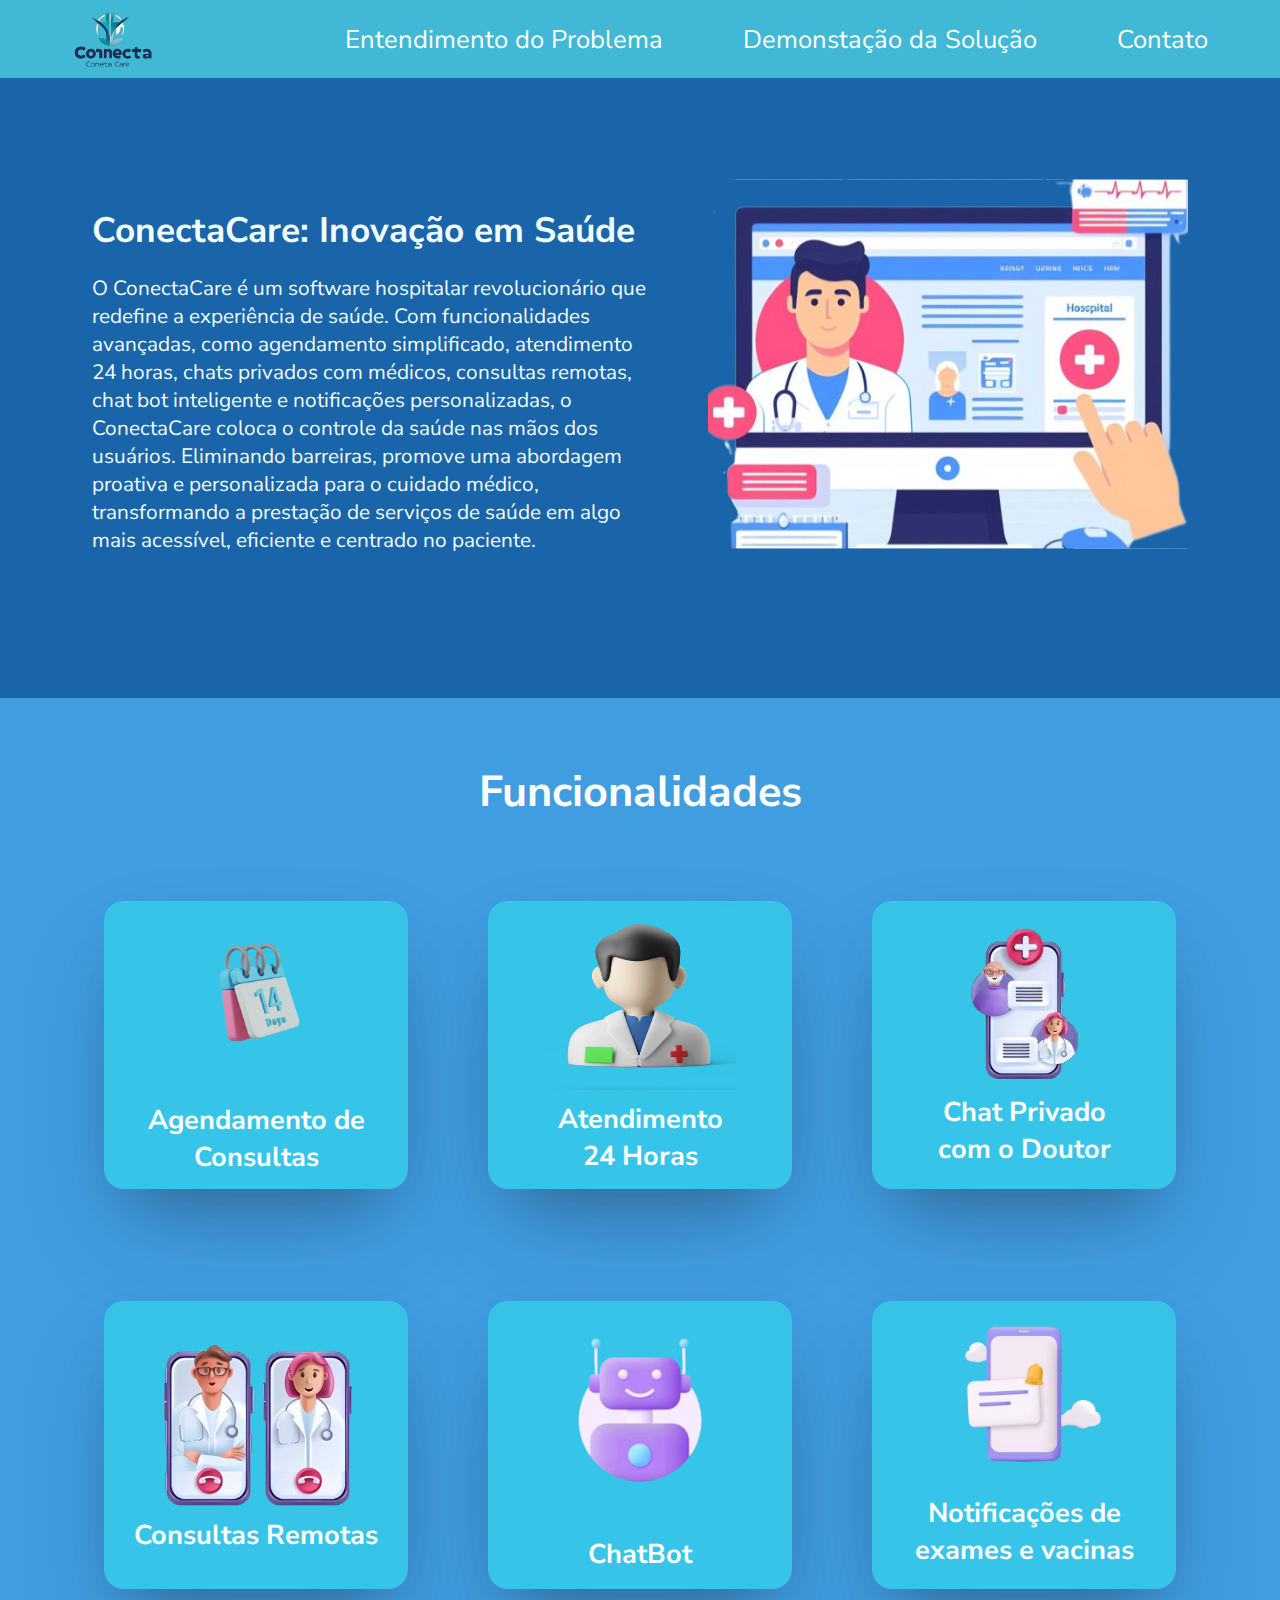
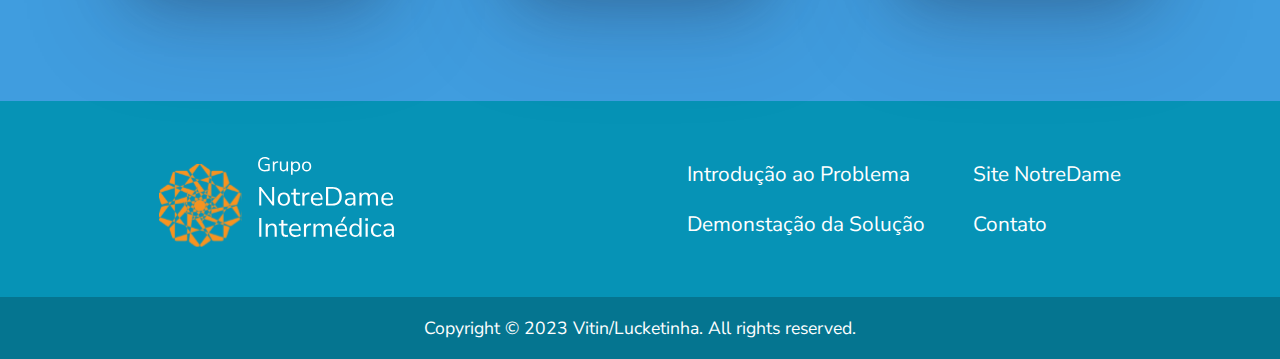
<file: solution.html>
<!DOCTYPE html>
<html lang="en">
<head>
    <meta charset="UTF-8">
    <meta name="viewport" content="width=device-width, initial-scale=1.0">
    <link rel="stylesheet" href="./solution.css">
    <title>Document</title>
</head>
<body>
    <nav>
        <div id="home">
            <a href="../index.html">
                <img id="icon" src="./galery/gbCzQt5At2CCMAaUKSq4E-removebg-preview.png" alt="">
            </a>
            
        </div>
        
        
        <div id="nav">
            <a href="Problem/problem.html">Entendimento do Problema</a>
            <a href="../solution.html">Demonstação da Solução</a>
            <a href="Contact/contato.html">Contato</a>
        </div>
    </nav>
    <section id="solution">
        <div id="cont-solution">
            <h1>ConectaCare: Inovação em Saúde</h1>
            <p>
                O ConectaCare é um software hospitalar revolucionário que redefine a experiência de saúde. Com funcionalidades avançadas, como agendamento simplificado, atendimento 24 horas, chats privados com médicos, consultas remotas, chat bot inteligente e notificações personalizadas, o ConectaCare coloca o controle da saúde nas mãos dos usuários. Eliminando barreiras, promove uma abordagem proativa e personalizada para o cuidado médico, transformando a prestação de serviços de saúde em algo mais acessível, eficiente e centrado no paciente.
            </p>
        </div>
        <img src="./galery/_093eea47-b160-41d5-8acd-dcd95db65353_1-removebg-preview (1) 1.svg" alt="">
    </section>
    <section id="funcionalidades">
        <h1>Funcionalidades</h1>
        <div id="all-cards">

            <div id="cards">
                <div class="card">
                    <div class="first-content">
                        <span>
                            <img src="./galery/qurantine preiod 1.svg" alt="">
                            <h2>Agendamento de Consultas</h2>
                        </span>
                      </div>
                      <div class="second-content">
                    <span>Os usuários podem facilmente marcar suas consultas de forma conveniente e eficiente, escolhendo horários disponíveis de acordo com sua agenda, eliminando a burocracia do processo de agendamento médico.</span>
                      </div>
                </div>
                <div class="card">
                    <div class="first-content">
                        <span>
                            <img src="./galery/051_Doctor 1 (1).png" alt="">
                            <h2>Atendimento <br>24 Horas</h2>
                        </span>
                      </div>
                      <div class="second-content">
                    <span>Garantimos suporte contínuo, 24 horas por dia, 7 dias por semana, para oferecer informações e orientações sempre que os pacientes precisarem, assegurando um atendimento rápido e eficaz a qualquer hora do dia.</span>
                      </div>
                </div>
                <div class="card">
                    <div class="first-content">
                        <span>
                            <img id="chat" src="./galery/3d-online-doctor-vector-telemedicine-260nw-2262821575-removebg-preview__1_-removebg-preview (1).png" alt="">
                            <h2>Chat Privado <br>com o Doutor</h2>
                        </span>
                      </div>
                      <div class="second-content">
                    <span>Facilitamos a comunicação direta entre pacientes e médicos, proporcionando um ambiente de chat privado para discussões confidenciais, permitindo que os usuários esclareçam dúvidas e recebam orientações personalizadas.</span>
                      </div>
                </div>
            </div>

            <div id="card2">
                <div class="card">
                    <div class="first-content">
                        <span>
                            <img id="video" src="./galery/video.png" alt="">
                            <h2>Consultas Remotas</h2>
                        </span>
                      </div>
                      <div class="second-content">
                    <span>Possibilitamos consultas médicas virtuais, proporcionando conveniência aos pacientes que podem receber atendimento de qualidade no conforto de suas casas, ampliando o acesso à assistência médica.</span>
                      </div>
                </div>
                <div class="card">
                    <div class="first-content">
                        <span>
                            <img id="bot" src="./galery/3d-bot-icon-isolated-on-600nw-2138462969-removebg-preview.png" alt="">
                            <h2>ChatBot</h2>
                        </span>
                      </div>
                      <div class="second-content">
                    <span>Integramos um chat bot inteligente para fornecer informações instantâneas, esclarecer dúvidas frequentes e orientar os usuários em relação a procedimentos simples, otimizando a experiência do usuário de maneira </span>
                      </div>
                </div>
                <div class="card">
                    <div class="first-content">
                        <span>
                            <img src="./galery/image-removebg-preview (17).png" alt="">
                            <h2>Notificações de <br> exames e vacinas</h2>
                        </span>
                      </div>
                      <div class="second-content">
                    <span>Mantemos os usuários informados sobre seus exames e atualizações de vacinas por meio de notificações personalizadas, garantindo que estejam sempre cientes de seus cuidados preventivos e agendamentos necessários.</span>
                      </div>
                </div>
            </div>

        </div>
    </section>

    <section id="footer">
        <img src="./galery/Group 9.svg" alt="">
        <div id="cont-footer">
            <div id="colum1">
                <a href="./Problem/problem.html">Introdução ao Problema</a>
                <a href="../solution.html">Demonstação da Solução</a>
            </div>
            <div id="colum2">
                <a href="https://www.gndi.com.br/">Site NotreDame</a>
                <a href="../Contact/contato.html">Contato</a>
            </div>
        </div>
    </section>
    <footer>
        Copyright © 2023 Vitin/Lucketinha. All rights reserved.
    </footer>
    <script src="./script.js"></script>
</body>
</html>
</file>
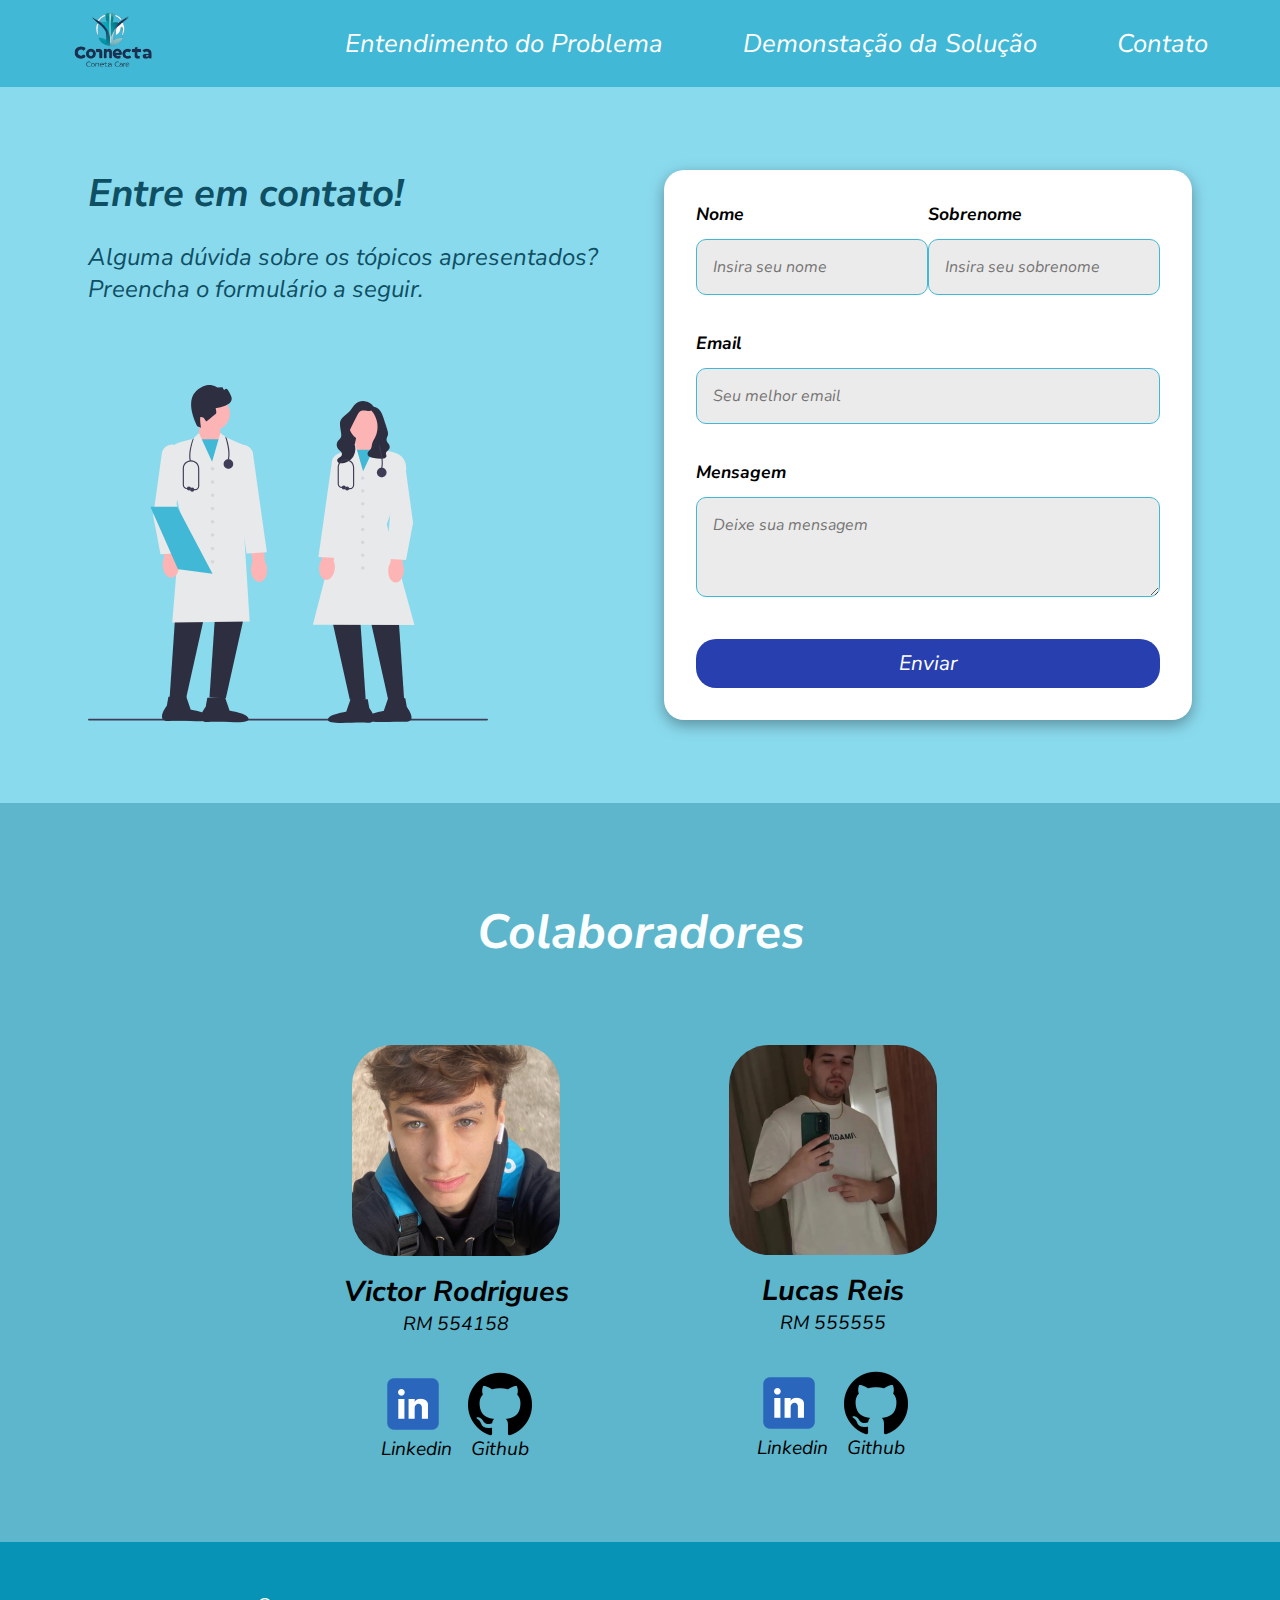
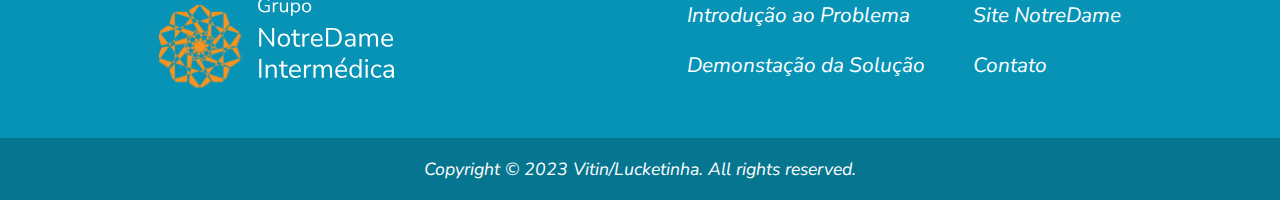
<file: Contact/contato.html>
<!DOCTYPE html>
<html lang="pt-br">
<head>
    <meta charset="UTF-8">
    <meta name="viewport" content="width=device-width, initial-scale=1.0">
    <link rel="stylesheet" href="./contato.css">
    <link rel="icon" href="../imgs/icon.png" type="image/x-icon">
    <title>Conecta Care - Contato</title>
</head>
<body>
    <nav>
        <a href="../index.html">
            <img id="icon" src="../galery/gbCzQt5At2CCMAaUKSq4E-removebg-preview.png" alt="">
        </a>
        
        <div id="nav">
            <a href="../Problem/problem.html">Entendimento do Problema</a>
            <a href="../Solution/solution.html">Demonstação da Solução</a>
            <a href="contato.html">Contato</a>
        </div>
    </nav>
    <section id="form">
        <div id="cont-form">
            <div id="tittle-form">
                <h1>Entre em contato!</h1>
                <p>
                    Alguma dúvida sobre os tópicos apresentados? Preencha o formulário a seguir.
                </p>
            </div>
            <img src="../galery/undraw_doctors_p6aq 1.svg" alt="">
        </div>

        <form class="forms">


        <div id="name">
            <div class="form-group">
                <label class="form-label" for="name">Nome</label>
                <input id="name" required="" placeholder="Insira seu nome" class="form-input" type="text">
              </div>
              <div class="form-group">
                <label class="form-label" for="name">Sobrenome</label>
                <input id="name2" required="" placeholder="Insira seu sobrenome" class="form-input" type="text">
              </div>
        </div>

        <div class="form-group">
          <label class="form-label" for="email">Email</label>
          <input id="email" required="" placeholder="Seu melhor email" class="form-input" name="email" id="email" type="email">
        </div>

        <div class="form-group">
          <label class="form-label" for="message">Mensagem</label>
          <textarea required="" placeholder="Deixe sua mensagem" class="form-input" name="message" id="message"></textarea>
        </div>

        <button class="form-button" type="submit">Enviar</button>

      </form>
    </section>
    <section id="colaboradores">
        <h1>Colaboradores</h1>
        <div id="colab">
            <div class="colab">
                <img id="colab" src="../galery/1692797923441 1.svg" alt="">
                <div id="tittle-colab">
                    <h2>Victor Rodrigues</h2>
                    <p>RM 554158</p>
                </div>
                <ul>
                    <li id="linkedinVr">
                        <img id="linkedin" src="../galery/linkedin_logo_icon_189225.png" alt="">
                        Linkedin
                    </li>
                    <li id="githubVr">
                        <img id="linkedin" src="../galery/25231.png" alt="">
                        Github
                    </li>
                </ul>
            </div>
            <div class="colab">
                <img id="colab" class="lucas" src="../galery/Imagem do WhatsApp de 2023-11-28 à(s) 00.11 1.svg" alt="">
                <div id="tittle-colab">
                    <h2>Lucas Reis</h2>
                    <p>RM 555555</p>
                </div>
                <ul>
                    <li id="linkedinLu">
                        <img id="linkedin" src="../galery/linkedin_logo_icon_189225.png" alt="">
                        Linkedin
                    </li>
                    <li id="githubLu">
                        <img id="linkedin" src="../galery/25231.png" alt="">
                        Github
                    </li>
                </ul>
            </div>
        </div>
    </section>
    <section id="footer">
        <img src="../galery/Group 9.svg" alt="">
        <div id="cont-footer">
            <div id="colum1">
                <a href="./Problem/problem.html">Introdução ao Problema</a>
                <a href="../solution.html">Demonstação da Solução</a>
            </div>
            <div id="colum2">
                <a href="https://www.gndi.com.br/">Site NotreDame</a>
                <a href="../Contact/contato.html">Contato</a>
            </div>
        </div>
    </section>
    <footer>
        Copyright © 2023 Vitin/Lucketinha. All rights reserved.
    </footer>
    <script src="../script.js"></script>
</body>
</html>
</file>
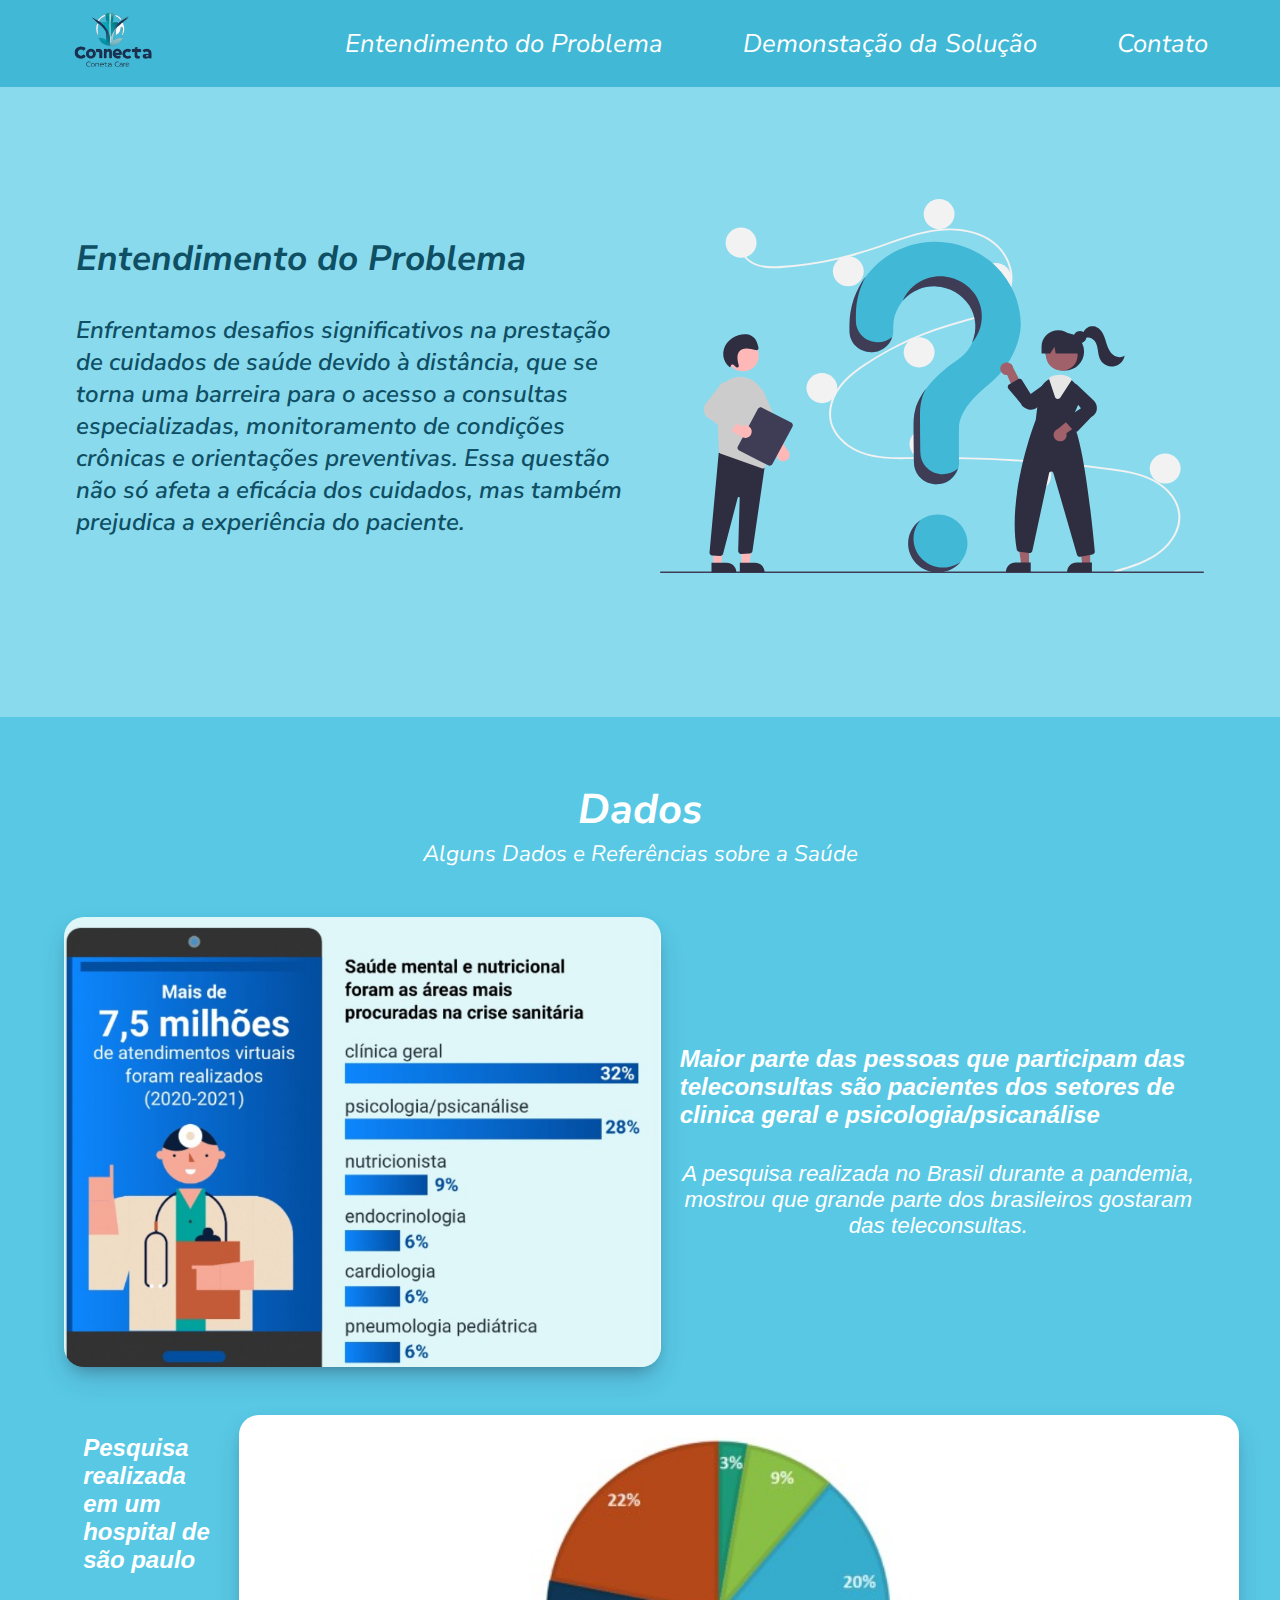
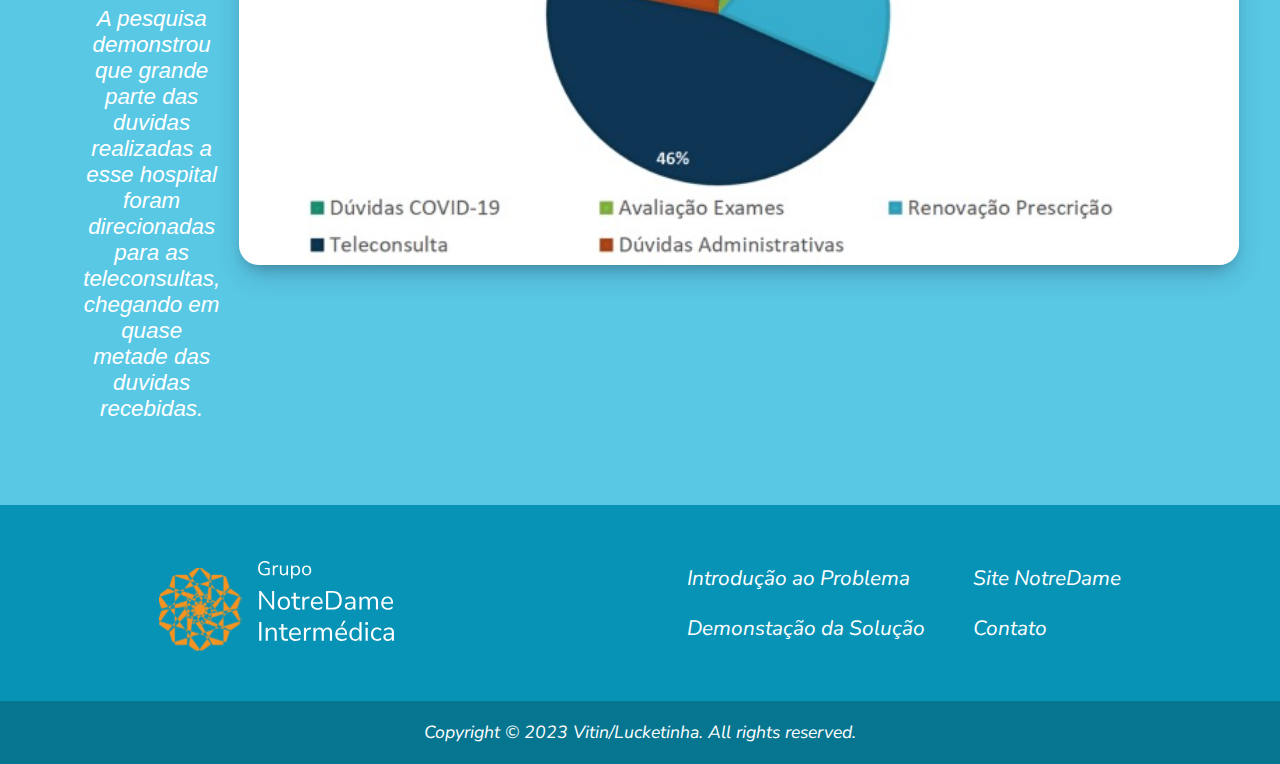
<file: Problem/problem.html>
<!DOCTYPE html>
<html lang="pt-br">
<head>
    <meta charset="UTF-8">
    <meta name="viewport" content="width=device-width, initial-scale=1.0">
    <link rel="stylesheet" href="problem.css">
    <link rel="icon" href="../imgs/icon.png" type="image/x-icon">
    <title>Conecta Care - Entendimento do Problema</title>
</head>
<body>
    <nav>
        <a href="../index.html">
            <img id="icon" src="../galery/gbCzQt5At2CCMAaUKSq4E-removebg-preview.png" alt="">
        </a>
        
        <div id="nav">
            <a href="problem.html">Entendimento do Problema</a>
            <a href="../Solution/solution.html">Demonstação da Solução</a>
            <a href="../Contact/contato.html">Contato</a>
        </div>
    </nav>

    <section id="problema">
        <div id="cont-problema">
            <h1>Entendimento do Problema</h1>
            <p>
                Enfrentamos desafios significativos na prestação de cuidados de saúde devido
                à distância, que se torna uma barreira para o acesso a consultas especializadas,
                monitoramento de condições crônicas e orientações preventivas. Essa questão 
                não só afeta a eficácia dos cuidados, mas também prejudica a experiência do 
                paciente.
            </p>
        </div>
        <img src="../galery/undraw_questions_re_1fy7 (2) 1.svg" alt="">
    </section>

    <section id="data">
        <div cont-data>
            <h2>Dados</h2>
            <p>Alguns Dados e Referências sobre a Saúde</p>
        </div>
        <div class="data-content show">
            <img src="graficos/porcentagem-teleconsultas.png" alt="autoatendimento">
            <div class="data-text">
                <h3>Maior parte das pessoas que participam das teleconsultas são pacientes dos setores de clinica geral e psicologia/psicanálise</h3>
                <p>
                    A pesquisa realizada no Brasil durante a pandemia, mostrou que grande parte dos brasileiros gostaram das teleconsultas.
                </p>
            </div>
        </div>
        <div class="data-content show">
            <div class="data-text">
                <h3>Pesquisa realizada em um hospital de são paulo</h3>
                <p>
                    A pesquisa demonstrou que grande parte das duvidas realizadas a esse hospital foram direcionadas para as teleconsultas, chegando em quase metade das duvidas recebidas.
                </p>
            </div>
            <img src="graficos/Grafico-duvidas-hospital.jpg" alt="cliente satisfeito" class="grafico-duvidas">
        </div>
    </section>


    <section id="footer">
        <img src="../galery/Group 9.svg" alt="">
        <div id="cont-footer">
            <div id="colum1">
                <a href="./Problem/problem.html">Introdução ao Problema</a>
                <a href="../Solution/solution.html">Demonstação da Solução</a>
            </div>
            <div id="colum2">
                <a href="https://www.gndi.com.br/">Site NotreDame</a>
                <a href="../Contact/contato.html">Contato</a>
            </div>
        </div>
    </section>
    <footer>Copyright © 2023 Vitin/Lucketinha. All rights reserved.</footer>
    <script src="./problem.js"></script>
</body>
</html>
</file>
<file: solution.css>
@import url('https://fonts.googleapis.com/css2?family=Nunito+Sans:opsz,wght@6..12,300;6..12,400;6..12,500;6..12,600;6..12,700&display=swap');

* {
    padding: 0;
    margin: 0;
    box-sizing: border-box;
    font-family: 'Nunito Sans', sans-serif, Arial;
  }




nav{
    padding: 0.7rem;
    background-color: #41B8D5;
    display: flex;
    align-items: center;
    justify-content: center;
    gap: 12rem;
}

nav img{
    width: 3rem;
}

img#icon{
    width: 5rem;

}

div#home a{
    display: flex;
    gap: 2rem;
}

nav a{
    text-decoration: none;
    font-size: 1.6rem;
    color: #fff;
}

div#nav{
    display: flex;
    gap: 5rem;
}




section#solution{
    display: flex;
    padding: 4rem;
    justify-content: space-around;
    background-color: #1a64aa;
    padding-top: 6rem;
    padding-bottom: 9rem;
}
section#solution img{
    width: 30rem;
}

div#cont-solution{
    display: flex;
    flex-direction: column;
    gap: 1.2rem;
    color: azure;
    padding-top: 2rem;
}

div#cont-solution h1{
    font-size: 2.2rem;
}

div#cont-solution p{
    font-size: 1.3rem;
    width: 35rem;
}

section#funcionalidades{
    display: flex;
    flex-direction: column;
    gap: 5rem;
    background-color: #409ddf;
    padding: 4rem;
    padding-top: 4rem;
    padding-bottom: 7rem;
}

section#funcionalidades h1{
    text-align: center;
    font-size: 2.7rem;
    color: #fff;
}

.cards img{
    width: 15rem;
}

#card2{
    display: flex;
    justify-content: space-around;
}

#all-cards{
    display: flex;
    flex-direction: column;
    gap: 7rem;
}

img#chat{
    width: 7rem;
    padding-top: 1.4rem;
}

img#video{
    padding-top: 1.5rem;
}

img#bot{
    width: 14rem;
}
.card {
    width: 19rem;
    height: 18rem;
    background: rgb(54, 197, 233);
    transition: all 0.4s;
    border-radius: 20px;
    box-shadow: rgba(50, 50, 93, 0.25) 0px 50px 100px -20px, rgba(0, 0, 0, 0.3) 0px 30px 60px -30px;
    font-size: 30px;
    font-weight: 900;
  }
  
  .card:hover {
    border-radius: 15px;
    cursor: pointer;
    transform: scale(1.2);
    box-shadow: rgba(50, 50, 93, 0.25) 0px 50px 100px -20px, rgba(0, 0, 0, 0.3) 0px 30px 60px -30px;
    background: rgb(103, 151, 255);
  }
  
  .first-content {
    height: 100%;
    width: 100%;
    transition: all 0.4s;
    display: flex;
    justify-content: center;
    align-items: center;
    opacity: 1;
    border-radius: 15px;
  }
  
  .first-content h2{
    font-size: 1.7rem;
    padding-bottom: 1rem;
  }

  .first-content img{
    width: 12rem;
  }

  .first-content span{
    text-align: center;
    color: #fff;
  }

  .second-content span{
    padding: 2rem;
    font-size: 1rem;
    color: #fff;
  }
  .card:hover .first-content {
    height: 0px;
    opacity: 0;
  }
  
  .second-content {
    height: 0%;
    width: 100%;
    opacity: 0;
    display: flex;
    justify-content: center;
    align-items: center;
    border-radius: 15px;
    transition: all 0.4s;
    font-size: 0px;
    transform: rotate(90deg) scale(-1);
  }
  
  .card:hover .second-content {
    opacity: 1;
    height: 100%;
    font-size: 1.8rem;
    transform: rotate(0deg);
  }


#cards{
    display: flex;
    justify-content: space-around;
}








section#footer{
    background-color: #0693B6;
    display: flex;
    justify-content: center;
    gap: 17rem;
    padding: 3rem;
}

section#footer img{
    width: 16rem;
}

section#footer a{
    text-decoration: none;
    font-size: 1.3rem;
    color: #fff;
    cursor: pointer;
}

#cont-footer{
    display: flex;
    gap: 3rem;
    align-items: center;
}

#colum1, #colum2{
    display: flex;
    flex-direction: column;
}

#colum1, #colum2{
    line-height: 50px;
}

footer{
    background-color: #057590;
    text-align: center;
    padding: 1.2rem;
    color: #fff;
    font-size: 1.1rem;
}
</file>
<file: Contact/contato.css>
@import url('https://fonts.googleapis.com/css2?family=Nunito+Sans:opsz,wght@6..12,300;6..12,400;6..12,500;6..12,600;6..12,700&display=swap');

* {
    padding: 0;
    margin: 0;
    box-sizing: border-box;
    font-family: 'Nunito Sans', sans-serif, Arial;
    font-style: italic;
  }


section#form{
    padding: 2rem;
    display: flex;
    justify-content: space-around;
}

div#cont-form{
    display: flex;
    flex-direction: column;
    gap: 4rem;
}

img#icon{
    width: 5rem;

}
div#cont-form img{
    width: 30rem;
}
.form {
    display: flex;
    flex-direction: column;
    gap: 0.6rem;
    padding: 2rem;
    width: 30rem;
    height: 50rem;
    border-radius: 20px;
    background-color: #fff;
    color: #fff;
    border-radius: 20px;
    box-shadow: rgba(0, 0, 0, 0.35) 0px 5px 15px;
}
  
nav{
    padding: 0.7rem;
    background-color: #41B8D5;
    display: flex;
    align-items: center;
    justify-content: center;
    gap: 12rem;
}

nav img{
    width: 3rem;
}

nav a{
    text-decoration: none;
    font-size: 1.6rem;
    color: #fff;
}

div#nav{
    display: flex;
    gap: 5rem;
}
  
section#form{
    padding-top: 2rem;
    padding: 5rem;
    display: flex;
    align-items: center;
    justify-content: space-around;
    background-color: #8adaee;
}

section#form img{
    width: 25rem;
}
div#name{
    display: flex;
    justify-content: space-between;
}

div#name input{
    padding: 1rem 1rem;
}

div#cont-form{
    display: flex;
    flex-direction: column;
    gap: 5rem;
}

#tittle-form h1{
    font-size: 2.4rem;
}

#tittle-form p{
    font-size: 1.5rem;
    width: 35rem;
}
#tittle-form{
    display: flex;
    flex-direction: column;
    color: #0f4f64;
    gap: 1.3rem;
}

.forms {
    width: 33rem; 
    padding: 2rem; 
    background-color: #ffffff;
    border-radius: 20px;
    box-shadow: rgba(0, 0, 0, 0.35) 0px 5px 15px;
    display: flex;
    flex-direction: column;
    gap: 1rem;

}
  
.form-group {
    margin-bottom: 1.25rem; 
}
  
.form-label {
    display: block;
    font-weight: 700;
    padding-bottom: 0.8rem;
    font-size: 1.1rem;
    color: #000000;
}
  
.form-input {
    width: 100%;
    padding: 1rem 1rem;
    border: 1px solid#41B8D5;
    font-size: 1rem;
    background-color: #ECEBEB;
    color: #333;
    border-radius: 10px; 
}
  
textarea.form-input {
    height: 6.25rem; 
}
  
.form-button {
    width: 100%;
    padding: 0.65rem; 
    background-color: #283fb0;
    color: #fff;
    border: none;
    border-radius: 20px; 
    cursor: pointer;
    font-size: 1.3rem;
    transition: .9s;
}
  
.form-button:hover {
    box-shadow: inset 0 -100px 0 0 #130348;
}

section#colaboradores{
    display: flex;
    flex-direction: column;
    padding: 6rem;
    padding-bottom: 5rem;
    background-color: #5db6cc;
}

section#colaboradores h1{
    text-align: center;
    font-size: 3rem;
    color: #fbfeff;
}

section#colaboradores li{
    list-style: none;
    cursor: pointer;
    font-size: 1.2rem;
    display: flex;
    flex-direction: column;
}

section#colaboradores ul{
    display: flex;
    gap: 1rem;
}
div#tittle-colab{
    display: flex;
    flex-direction: column;
}

.colab{
    display: flex;
    flex-direction: column;
    gap: 1rem;
    align-items: center;
    text-align: center;
}

.colab img#colab{
    width: 13rem;
    border-radius: 40px;
}

.lucas{
    height: 210px; 
    object-fit: cover;
}
div#colab{
    padding-top: 5rem;
    display: flex;
    justify-content: center;
    gap: 10rem;
    
}

img#linkedin{
    padding-top: 1.2rem;
    width: 4rem;
}

.colab h2{
    font-size: 1.8rem;
}

.colab p{
    font-size: 1.2rem;
}

section#footer{
    background-color: #0693B6;
    display: flex;
    justify-content: center;
    gap: 17rem;
    padding: 3rem;
}

section#footer img{
    width: 16rem;
}

section#footer a{
    text-decoration: none;
    font-size: 1.3rem;
    color: #fff;
    cursor: pointer;
}

#cont-footer{
    display: flex;
    gap: 3rem;
    align-items: center;
}



#colum1, #colum2{
    line-height: 50px;
    display: flex;
    flex-direction: column;
}

footer{
    background-color: #057590;
    text-align: center;
    padding: 1.2rem;
    color: #fff;
    font-size: 1.1rem;
}
</file>
<file: Problem/problem.css>
@import url('https://fonts.googleapis.com/css2?family=Nunito+Sans:opsz,wght@6..12,300;6..12,400;6..12,500;6..12,600;6..12,700&display=swap');

* {
    padding: 0;
    margin: 0;
    box-sizing: border-box;
    font-family: 'Nunito Sans', sans-serif, Arial;
    font-style: italic;
  }

  nav{
    padding: 0.7rem;
    background-color: #41B8D5;
    display: flex;
    align-items: center;
    justify-content: center;
    gap: 12rem;
}

img#icon{
  width: 5rem;
}
nav img{
    width: 3rem;
}

nav a{
    text-decoration: none;
    font-size: 1.6rem;
    color: #fff;
}

div#nav{
    display: flex;
    gap: 5rem;
}

section#problema{
    display: flex;
    padding: 4rem;
    padding-bottom: 9rem;
    padding-top: 7rem;
    justify-content: space-around;
    background-color: #8adaee;
}

div#cont-problema{
    display: flex;
    flex-direction: column;
    justify-content: center;
    gap: 2rem;
    color: #0f4f64;
}

div#cont-problema h1{
    font-size: 2.2rem;
    font-weight: bold;
}

div#cont-problema p{
    font-size: 1.5rem;
    font-weight: 600;
    width: 35rem;
}

section#problema img{
    width: 34rem;
}

section#data h2{
    color: #ffffff;
    text-align: center;
    font-size: 2.6rem;
}

section#data p{
    color: #ffffff;
    text-align: center;
    font-size: 1.4rem;
}




#data{
    display: flex;
    flex-direction: column;
    padding: 4rem;
    gap: 3rem;
    background-color: #58c8e4;
    color: #fff;
    overflow: hidden;
  }
  
  .data-content{
    display: flex;
    flex-direction: row;
    transform: translateX(200%);
    transition: transform 1s ease;
  }
  
  .data-content:nth-of-type(even){
    transform: translateX(-200%);
  }
  
  .data-content.show{
    transform: translateX(0);
  }
  
  .data-text{
    display: flex;
    flex-direction: column;
    justify-content: center;
    gap: 2rem;
    padding: 1.2rem;
  }
  
  .data-text a{
    color: #fff;
  }
  
  .data-text h3{
    font-size: 1.5rem;
    font-family: 'FF Unit Slab Pro', sans-serif;
  }
  
  .data-text p{
    font-size: 1.2rem;
    font-family: 'FF Unit Slab Pro', sans-serif;
  }
  
  .data-content img{
    height: 50vh;
    object-fit: cover;
    border-radius: 20px;
    box-shadow: rgba(50, 50, 93, 0.25) 0px 13px 27px -5px, rgba(0, 0, 0, 0.3) 0px 8px 16px -8px;
  }
  
  div.atendimento h3{
    font-size: 1.8rem;
  }

  section#footer{
    background-color: #0693B6;
    display: flex;
    justify-content: center;
    gap: 17rem;
    padding: 3rem;
}

section#footer img{
    width: 16rem;
}

section#footer a{
    text-decoration: none;
    font-size: 1.3rem;
    color: #fff;
    cursor: pointer;
}


#cont-footer{
    display: flex;
    gap: 3rem;
    align-items: center;
}



#colum1, #colum2{
    line-height: 50px;
    display: flex;
    flex-direction: column;
}

footer{
    background-color: #057590;
    text-align: center;
    padding: 1.2rem;
    color: #fff;
    font-size: 1.1rem;
}
</file>
